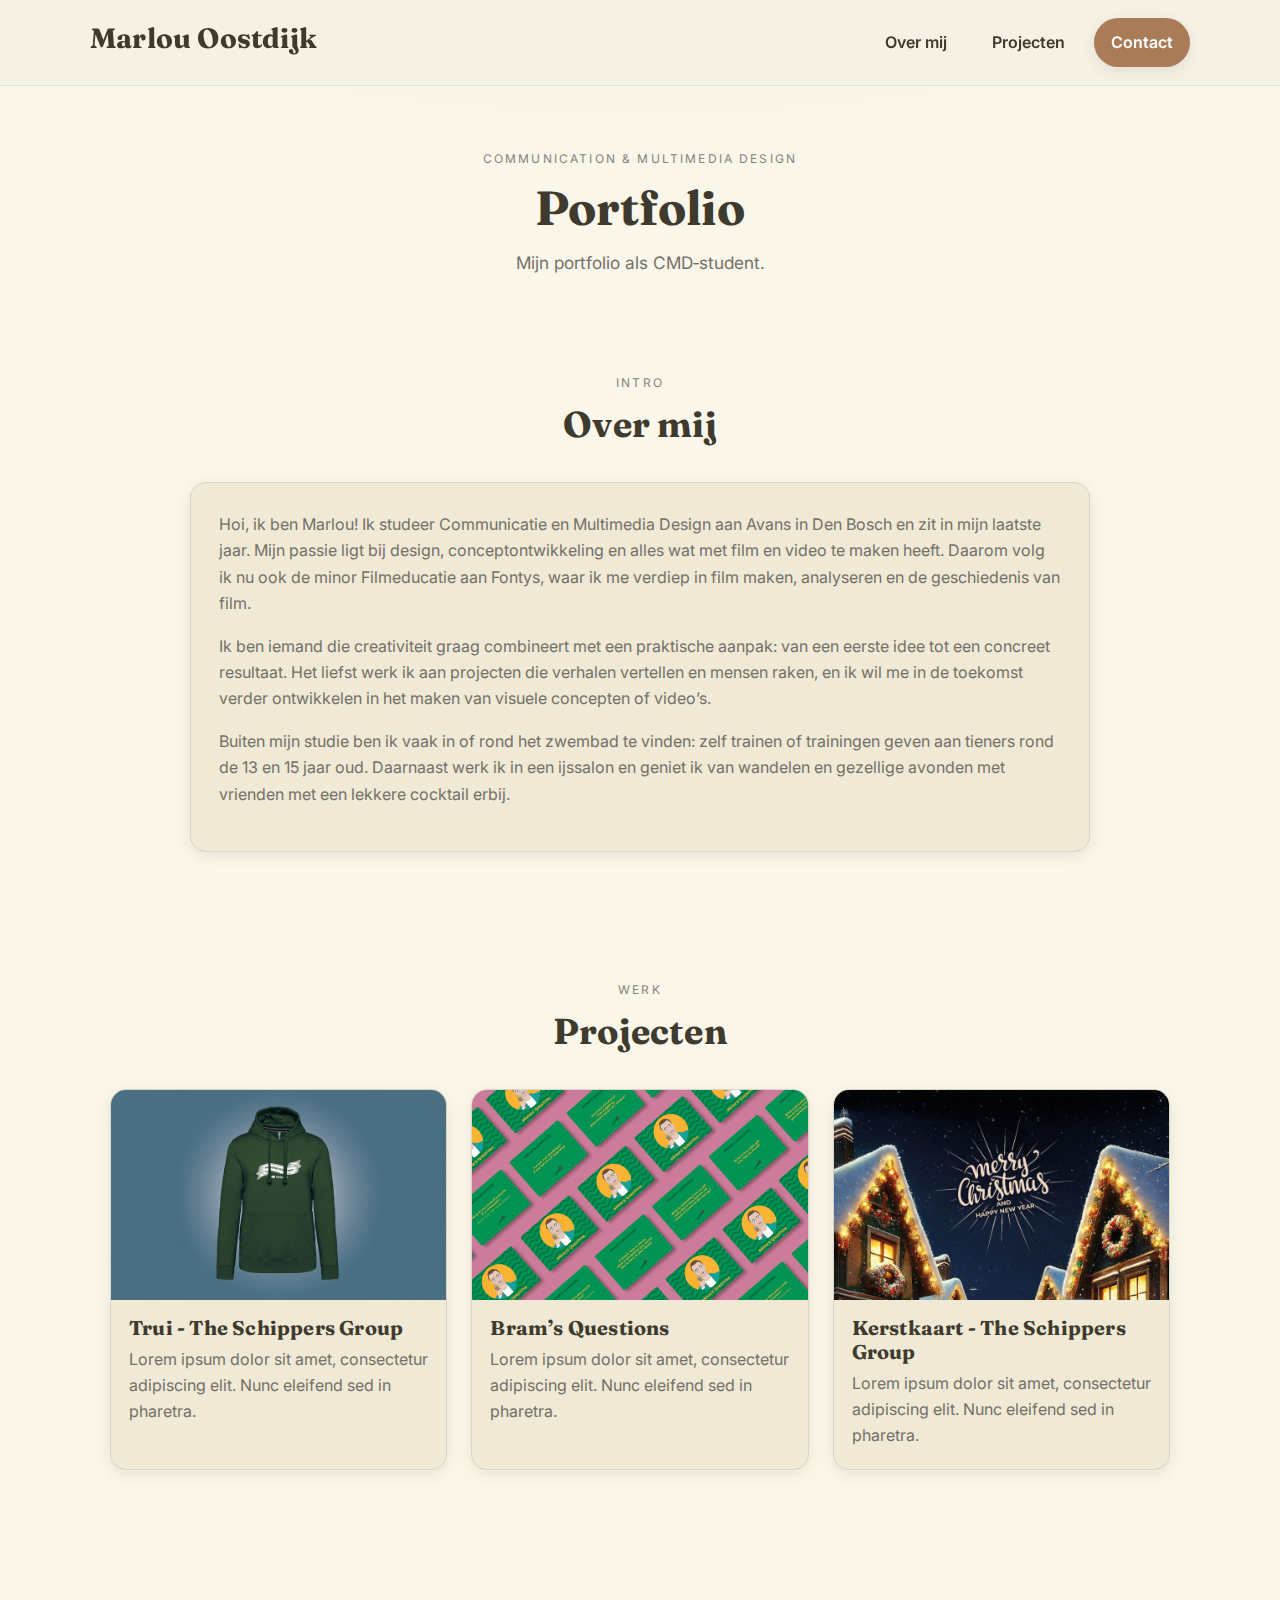
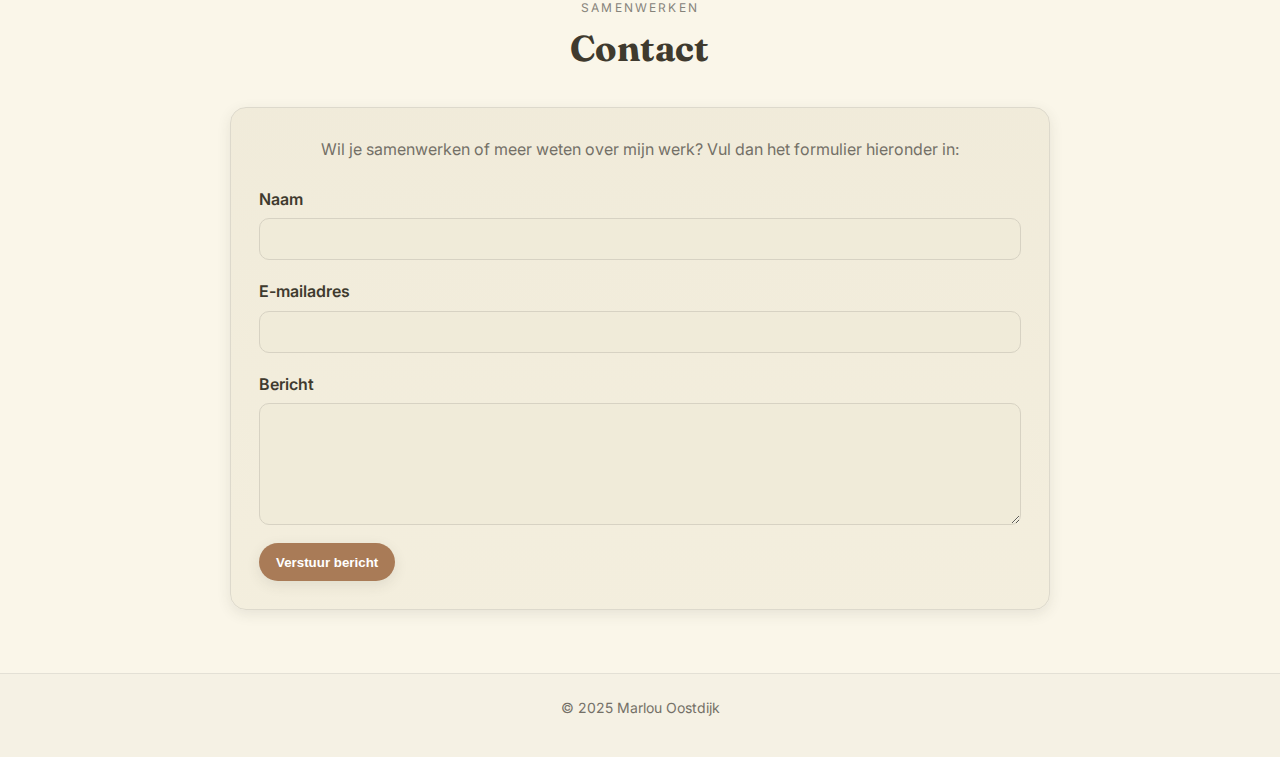
<file: MarlouOostdijk-Portfolio/index.html>
<!DOCTYPE html>
<html lang="nl">
<head>
  <meta charset="utf-8">
  <meta name="viewport" content="width=device-width, initial-scale=1.0">
  <title>Marlou Oostdijk - Portfolio</title>

  <!-- Webfonts -->
  <link rel="preconnect" href="https://fonts.gstatic.com" crossorigin>
  <link href="https://fonts.googleapis.com/css2?family=Fraunces:opsz,wght@9..144,600;9..144,700&family=Inter:wght@400;500;600&display=swap" rel="stylesheet">

  <link rel="stylesheet" href="styles.css">
  <script src="script.js" defer></script>
</head>
<body>
  <header>
    <div class="container header-inner">
      <div>
        <h1>Marlou Oostdijk</h1>
      </div>
      <nav>
        <a href="#about">Over mij</a>
        <a href="#projects">Projecten</a>
        <a class="btn" href="#contact">Contact</a>
      </nav>
      <div class="hamburger">☰</div>
    </div>
  </header>

  <main>
    <section class="hero">
      <div class="container center">
        <div class="eyebrow">Communication & Multimedia Design</div>
        <h2 class="hero-title">Portfolio</h2>
        <p class="lead">Mijn portfolio als CMD‑student.</p>
      </div>
    </section>

    <section id="about">
      <div class="container">
        <div class="section-head">
          <div class="eyebrow">Intro</div>
          <h2>Over mij</h2>
        </div>
        <div class="about-card">
          <p>Hoi, ik ben Marlou! Ik studeer Communicatie en Multimedia Design aan Avans in Den Bosch en zit in mijn laatste jaar. Mijn passie ligt bij design, conceptontwikkeling en alles wat met film en video te maken heeft. Daarom volg ik nu ook de minor Filmeducatie aan Fontys, waar ik me verdiep in film maken, analyseren en de geschiedenis van film.</p>
          <p>Ik ben iemand die creativiteit graag combineert met een praktische aanpak: van een eerste idee tot een concreet resultaat. Het liefst werk ik aan projecten die verhalen vertellen en mensen raken, en ik wil me in de toekomst verder ontwikkelen in het maken van visuele concepten of video’s.</p>
          <p>Buiten mijn studie ben ik vaak in of rond het zwembad te vinden: zelf trainen of trainingen geven aan tieners rond de 13 en 15 jaar oud. Daarnaast werk ik in een ijssalon en geniet ik van wandelen en gezellige avonden met vrienden met een lekkere cocktail erbij.</p>
        </div>
      </div>
    </section>

    <section id="projects">
      <div class="container">
        <div class="section-head">
          <div class="eyebrow">Werk</div>
          <h2>Projecten</h2>
        </div>

        <div class="projects-grid">
          <div class="project">
            <a class="project-link" href="project-template.html">
              <img class="project-media" src="img/trui-schippers-voorkant.png" alt="Project 1">
              <div class="project-body">
                <h3>Trui - The Schippers Group</h3>
                <p>Lorem ipsum dolor sit amet, consectetur adipiscing elit. Nunc eleifend sed in pharetra.</p>
              </div>
            </a>
          </div>

          <div class="project">
            <a class="project-link" href="project-template.html">
              <img class="project-media" src="img/brams-question.png" alt="Bram’s Questions">
              <div class="project-body">
                <h3>Bram’s Questions</h3>
                <p>Lorem ipsum dolor sit amet, consectetur adipiscing elit. Nunc eleifend sed in pharetra.</p>
              </div>
            </a>
          </div>

          <div class="project">
            <a class="project-link" href="project-template.html">
              <img class="project-media" src="img/kerstkaart.png" alt="Project 3">
              <div class="project-body">
                <h3>Kerstkaart - The Schippers Group</h3>
                <p>Lorem ipsum dolor sit amet, consectetur adipiscing elit. Nunc eleifend sed in pharetra.</p>
              </div>
            </a>
          </div>
        </div>
      </div>
    </section>

    <section id="contact">
      <div class="container">
        <div class="section-head">
          <div class="eyebrow">Samenwerken</div>
          <h2>Contact</h2>
        </div>
        <div class="contact-card">
          <p>Wil je samenwerken of meer weten over mijn werk? Vul dan het formulier hieronder in:</p>

          <form action="https://formspree.io/f/mdkwdbep" method="POST" class="contact-form">
            <div class="form-group">
              <label for="name">Naam</label>
              <input type="text" id="name" name="name" required>
            </div>

            <div class="form-group">
              <label for="email">E-mailadres</label>
              <input type="email" id="email" name="_replyto" required>
            </div>

            <div class="form-group">
              <label for="message">Bericht</label>
              <textarea id="message" name="message" rows="5" required></textarea>
            </div>

            <button type="submit" class="submit">Verstuur bericht</button>
          </form>
        </div>
      </div>
    </section>
  </main>

  <footer>
    <p>&copy; 2025 Marlou Oostdijk</p>
  </footer>
</body>
</html>
</file>
<file: MarlouOostdijk-Portfolio/styles.css>
/* Design tokens (frisser earthy palette) */
:root{
  --bg: #FAF6E9;        /* frisse cream (minder gelig) */
  --surface: #EFE9D6;   /* koeler zand voor sections/cards */
  --muted: #C2BBA3;     /* zachte neutrale border */
  --ink: #3F3A2E;       /* donkerder, neutraler tekst */
  --ink-soft: color-mix(in oklab, #3F3A2E, white 30%);
  --primary: #A97B57;   /* warm accent, minder oranje */
  --primary-ink: #FFFFFF;
  --radius-lg: 16px;
  --radius-sm: 10px;
  --shadow-sm: 0 4px 14px rgba(63,58,46,0.10);
  --shadow-md: 0 10px 30px rgba(63,58,46,0.12);
  --container: 1100px;

  /* Header/Footer tint */
  --bar-bg: color-mix(in oklab, var(--surface), white 35%);
  --bar-border: color-mix(in oklab, var(--muted), white 55%);
  --bar-ink: var(--ink);
}

/* Base */
html { scroll-behavior: smooth; }
*, *::before, *::after { box-sizing: border-box; }
body{
  margin: 0;
  color: var(--ink);
  background: var(--bg);
  font-family: "Inter", system-ui, -apple-system, Segoe UI, Roboto, "Helvetica Neue", Arial, "Noto Sans", "Apple Color Emoji", "Segoe UI Emoji", "Segoe UI Symbol", "Noto Color Emoji";
  line-height: 1.65;
  font-size: 16px;
  -webkit-font-smoothing: antialiased;
  -moz-osx-font-smoothing: grayscale;
}
h1, h2, h3{
  margin: 0 0 .5rem 0;
  line-height: 1.2;
  font-family: "Fraunces", ui-serif, Georgia, "Times New Roman", serif;
  letter-spacing: .2px;
}
p{ margin: 0 0 1rem 0; color: var(--ink-soft); }

.container{
  max-width: var(--container);
  padding: 0 20px;
  margin: 0 auto;
}

/* Header */
header{
  position: sticky;
  top: 0;
  z-index: 50;
  background: var(--bar-bg);
  backdrop-filter: blur(6px);
  box-shadow: 0 1px 0 var(--bar-border);
  color: var(--bar-ink);
  padding: 0 20px;
}
.header-inner{
  display: grid;
  grid-template-columns: 1fr auto;
  align-items: center;
  gap: 16px;
  padding: 18px 0;
}
header h1{ font-size: clamp(22px, 2.2vw, 28px); }
nav{ display: flex; gap: 14px; align-items: center; }
nav a{
  color: var(--ink);
  text-decoration: none;
  font-weight: 600;
  padding: .55rem .9rem;
  border-radius: 999px;
  border: 1px solid transparent;
  transition: background .25s ease, color .25s ease, border-color .25s ease;
}
nav a:hover{
  background: color-mix(in oklab, var(--muted), white 68%);
  border-color: color-mix(in oklab, var(--muted), white 50%);
}
.btn{
  background: var(--primary);
  color: var(--primary-ink);
  border-radius: 999px;
  padding: .65rem 1rem;
  text-decoration: none;
  font-weight: 600;
  box-shadow: var(--shadow-sm);
  transition: transform .15s ease, box-shadow .2s ease, background .2s ease;
}
.btn:hover{ transform: translateY(-1px); box-shadow: var(--shadow-md); }
.btn:active{ transform: translateY(0); }

/* Hero */
.hero{
  padding: 64px 0 32px 0;
  background:
    radial-gradient(1200px 400px at 50% -200px, color-mix(in oklab, var(--surface), white 30%), transparent 65%);
  text-align: center;
}
.hero-title{ font-size: clamp(30px, 5vw, 48px); margin-bottom: 8px; }
.lead{ max-width: 760px; margin: 12px auto 0 auto; font-size: clamp(16px, 1.35vw, 18px); }

/* Sections */
section{ padding: 64px 0; }
.section-head{ text-align: center; margin-bottom: 36px; }
section h2{ font-size: clamp(28px, 3vw, 36px); }
.eyebrow{
  font-size: 12px;
  text-transform: uppercase;
  letter-spacing: .18em;
  color: color-mix(in oklab, var(--ink), white 40%);
  margin-bottom: 10px;
}

/* About card */
.about-card{
  background: var(--surface);
  border-radius: var(--radius-lg);
  box-shadow: var(--shadow-sm);
  padding: 28px;
  max-width: 900px;
  margin: 0 auto;
  border: 1px solid color-mix(in oklab, var(--muted), white 40%);
}

/* Projects */
.projects-grid{
  display: grid;
  grid-template-columns: repeat(auto-fit, minmax(280px, 1fr));
  gap: 24px;
}
.project{ border-radius: var(--radius-lg); }
.project-link{
  display: block;
  height: 100%;
  background: var(--surface);
  border-radius: var(--radius-lg);
  overflow: hidden;
  text-decoration: none;
  color: var(--ink);
  box-shadow: var(--shadow-sm);
  border: 1px solid color-mix(in oklab, var(--muted), white 40%);
  transition: transform .25s ease, box-shadow .25s ease, border-color .25s ease;
}
.project-link:hover{
  transform: translateY(-6px);
  box-shadow: var(--shadow-md);
  border-color: color-mix(in oklab, var(--muted), black 5%);
}
.project-link:focus{
  outline: none;
  box-shadow:
    0 0 0 3px color-mix(in oklab, var(--primary), white 35%),
    var(--shadow-md);
  transform: translateY(-6px);
}
.project-media{
  aspect-ratio: 16/10;
  width: 100%;
  object-fit: cover;
  display: block;
}
.project-body{ padding: 16px 18px 20px 18px; }
.project-body h3{ font-size: 20px; margin: 0 0 6px 0; }
.project-body p{ margin: 0; color: var(--ink-soft); }

/* Contact */
.contact-card{
  background: linear-gradient(
    180deg,
    color-mix(in oklab, var(--surface), white 10%) 0%,
    color-mix(in oklab, var(--surface), var(--bg) 40%) 100%
  );
  border: 1px solid color-mix(in oklab, var(--muted), white 45%);
  border-radius: var(--radius-lg);
  box-shadow: var(--shadow-sm);
  padding: 28px;
  text-align: center;
  max-width: 820px;
  margin: 0 auto;
}
.contact-card a{
  color: var(--primary);
  text-decoration: none;
  font-weight: 600;
}
.contact-card a:hover{ text-decoration: underline; }

/* Footer — exact zelfde look als header */
footer{
  background: var(--bar-bg);
  color: var(--bar-ink);
  text-align: center;
  padding: 22px 16px;
  font-size: 14px;
  box-shadow: 0 -1px 0 var(--bar-border);
}

/* Utilities */
.center{ text-align: center; }
.mt-20{ margin-top: 20px; }
.mt-28{ margin-top: 28px; }
.mt-40{ margin-top: 40px; }

/* Motion preference */
@media (prefers-reduced-motion: reduce){
  *{ transition: none !important; }
}

/* Alternatieve nog neutralere preset (optioneel):
:root{
  --bg:#FCFAF4; --surface:#F1EDDF; --muted:#C9C3B1;
  --ink:#37342B; --primary:#9F7556;
}
*/

.hamburger {
  display: none;
  font-size: 26px;
  cursor: pointer;
}

/* Mobile menu */
@media (max-width: 768px) {
  header {
    padding: 0 16px; /* iets minder padding op mobiel */
  }
  
  header nav {
    display: none;
    flex-direction: column;
    gap: 12px;
    background: var(--surface);
    padding: 16px;
    position: absolute;
    top: 70px;
    right: 16px;
    left: 16px;
    width: auto;
    border-radius: var(--radius-lg);
    box-shadow: var(--shadow-md);
  }

  header nav.active {
    display: flex;
  }

  .hamburger {
    display: block;
  }
}

/* Contact form styling */
.contact-form {
  margin-top: 24px;
  display: flex;
  flex-direction: column;
  gap: 18px;
  text-align: left;
}

.form-group {
  display: flex;
  flex-direction: column;
}

.form-group label {
  font-weight: 600;
  margin-bottom: 6px;
  color: var(--ink);
}

.form-group input,
.form-group textarea {
  font-family: inherit;
  font-size: 16px;
  padding: 10px 12px;
  border: 1px solid color-mix(in oklab, var(--muted), white 35%);
  border-radius: var(--radius-sm);
  background: color-mix(in oklab, var(--surface), white 8%);
  resize: vertical;
  transition: border-color .2s ease, box-shadow .2s ease;
}

.form-group input:focus,
.form-group textarea:focus {
  outline: none;
  border-color: var(--primary);
  box-shadow: 0 0 0 3px color-mix(in oklab, var(--primary), white 70%);
}

.contact-form .submit {
  align-self: flex-start;
}

.submit{
  color: var(--ink);
  text-decoration: none;
  font-weight: 600;
  padding: .55rem .9rem;
  border-radius: 999px;
  border: 1px solid transparent;
  transition: background .25s ease, color .25s ease, border-color .25s ease;
}

.submit:hover{
  background: color-mix(in oklab, var(--muted), white 68%);
  border-color: color-mix(in oklab, var(--muted), white 50%);
}

.submit{
  background: var(--primary);
  color: var(--primary-ink);
  border-radius: 999px;
  padding: .65rem 1rem;
  text-decoration: none;
  font-weight: 600;
  box-shadow: var(--shadow-sm);
  transition: transform .15s ease, box-shadow .2s ease, background .2s ease;
}

.submit:hover{ transform: translateY(-1px); box-shadow: var(--shadow-md); }
.submit:active{ transform: translateY(0); }
</file>
